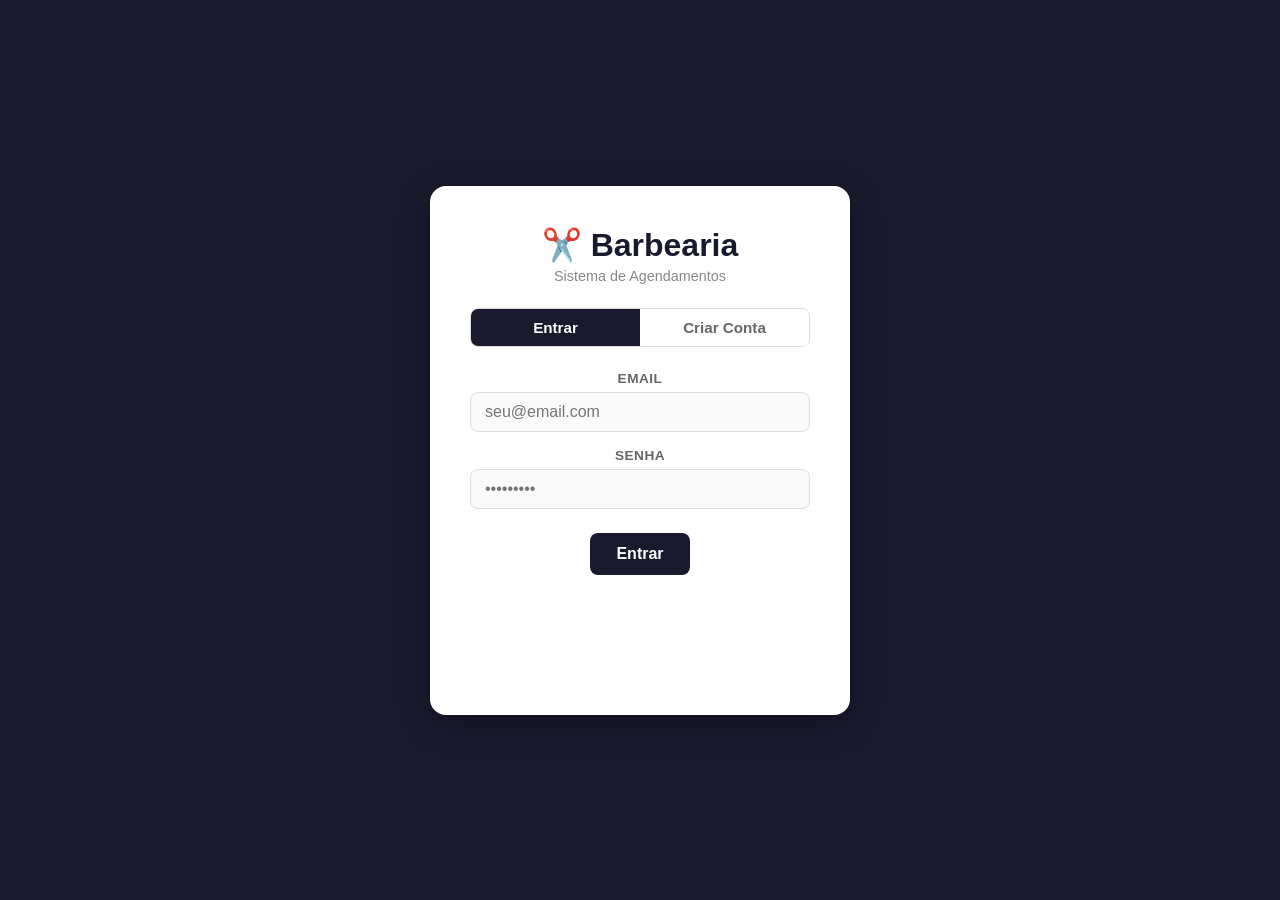
<file: frontend/index.html>
<!DOCTYPE html>
<html lang="en">
<head>
    <meta charset="UTF-8">
    <meta name="viewport" content="width=device-width, initial-scale=1.0">
    <title>Barbearia - Agendamentos</title>
    <link rel="stylesheet" href="style.css">
</head>
<body>
    
    
    <!-- Tela de Login/Registro -->
    <div id="tela-auth">
        <div class="auth-card">
            <h1>✂️ Barbearia</h1>
            <p>Sistema de Agendamentos</p>

            <!-- Abas -->
            <div style="display:flex; margin-bottom:24px; border-radius:8px; overflow:hidden; border:1px solid #ddd;">
                <button id="aba-login" onclick="mostrarAba('login')"
                    style="flex:1; padding:10px; background:#1a1a2e; color:white; border:none; cursor:pointer; font-size:0.95rem; font-weight:600; margin-top:0; border-radius:0;">
                    Entrar
                </button>
                <button id="aba-registro" onclick="mostrarAba('registro')"
                    style="flex:1; padding:10px; background:white; color:#666; border:none; cursor:pointer; font-size:0.95rem; font-weight:600; margin-top:0; border-radius:0;">
                    Criar Conta
                </button>
            </div>

             <!-- Formulário de Login -->
              <div id="form-login">
                <div class="campo">
                    <label>Email</label>
                    <input type="email" id="login-email" placeholder="seu@email.com">
                </div>
                <div class="campo">
                    <label>Senha</label>
                    <input type="password" id="login-senha" placeholder="•••••••••">
                </div>
                <button onclick="login()">Entrar</button>
              </div>

              <!-- Formulário de Registro -->
              <div id="form-registro" style="display: none;">

                <div class="campo">
                    <label>Nome</label>
                    <input type="text" id="reg-nome" placeholder="Seu nome completo">
                </div>

                <div class="campo">
                    <label>Telefone</label>
                    <input type="text" id="reg-telefone" placeholder="55999999999">
                </div>

                <div class="campo">
                    <label>Email</label>
                    <input type="email" id="reg-email" placeholder="seu@email.com">
                </div>

                <div class="campo">
                    <label>Senha</label>
                    <input type="password" id="reg-senha" placeholder="•••••••••">
                </div>
                <button onclick="registrar()">Criar Conta</button>
              </div>

              <p id="auth-erro"></p>
              <p id="auth-sucesso"></p>
        </div>
    </div>

    <!-- Área de Agendamentos -->
    <div id="area-agendamentos" style="display:none">

        <header>
            <h1>✂️ Barbearia</h1>
            <div style="display:flex; align-items:center; gap:16px;">
                <span id="nome-cliente" style="color:#a0a0b0; font-size:0.95rem;"></span>
                <button id="btn-logout" onclick="logout()" style="width:auto; padding:6px 16px; background:transparent; border:1px solid white; font-size:0.9rem; margin-top:0;">Sair</button>
            </div>
        </header>

        <main>
            <!-- Formulário de Agendamento -->
            <section class="card" id="secao-formulario">
                <h2>Novo Agendamento</h2>

                <div class="campo">
                    <label>Barbeiro</label>
                    <select id="barbeiro_id"></select>
                </div>

                <div class="campo">
                    <label>Data e Hora</label>
                    <input type="datetime-local" id="data_hora">
                </div>

                <button onclick="criarAgendamento()">Agendar</button>
                <p id="mensagem-feedback"></p>
            </section>

            <!-- Lista de Agendamentos -->
            <section class="card" id="secao-lista">
                <h2>Meus Agendamentos</h2>
                <div id="lista-agendamentos">
                    <p>Carregando...</p>
                </div>
            </section>
        </main>
    </div>

    <script src="app.js"></script>
</body>
</html>
</file>
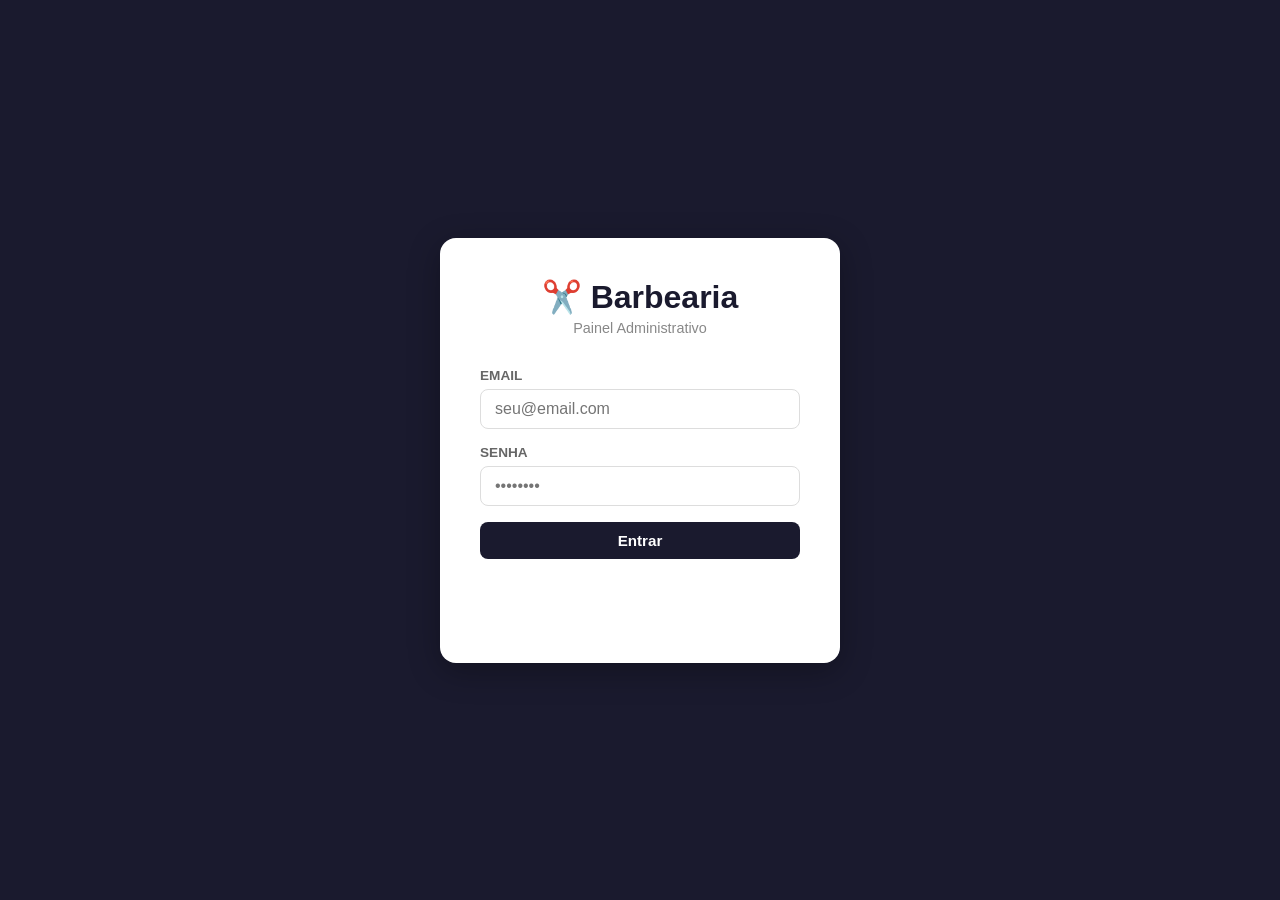
<file: frontend/admin.html>
<!DOCTYPE html>
<html lang="en">
<head>
    <meta charset="UTF-8">
    <meta name="viewport" content="width=device-width, initial-scale=1.0">
    <title>Barbearia - Painel Admin</title>
    <link rel="stylesheet" href="admin.css">
</head>
<body>
    <!-- Tela de Login -->
     <div id="tela-login" style="display:flex">

        <div class="login-card">

            <h1>✂️ Barbearia</h1>
            <p>Painel Administrativo</p>

            <div class="campo">
                <label>Email</label>
                <input type="email" id="login-email" placeholder="seu@email.com">
            </div>

            <div class="campo">
                <label>Senha</label>
                <input type="password" id="login-senha" placeholder="••••••••">
            </div>

            <button id="btn-login">Entrar</button>

            <p id="login-erro"></p>
        </div>
     </div>

     <!-- Painel Admin -->
     <div id="painel" style="display:none">

        <header>
            <h1>✂️ Barbearia - Admin</h1>
            <button id="btn-logout">
                Sair
            </button>
        </header>

        <main>

            <!-- Agendamentos do Dia -->
             <section class="card">
                <h2>📅 Agendamentos de Hoje</h2>
                <div id="lista-agendamentos-hoje"></div>
             </section>

             <!-- Gerenciar Barbeiros -->
              <section class="card">
                <h2>💈 Barbeiros</h2>

                <div class="form-inline">
                    <input type="text" id="barbeiro-nome" placeholder="Nome">
                    <input type="text" id="barbeiro-especialidade" placeholder="Especialidade">
                    <button id="btn-criar-barbeiro">Adicionar</button>
                </div>

                <div id="lista-barbeiros"></div>
              </section>

              <!-- Gerenciar Clientes -->
               <section class="card">
                    <h2>👤 Clientes</h2>

                    <div class="form-inline">
                        <input type="text" id="cliente-nome" placeholder="Nome">
                        <input type="text" id="cliente-telefone" placeholder="Telefone">
                        <button id="btn-criar-cliente">Adicionar</button>

                        <div id="lista-clientes"></div>
                    </div>
               </section>

        </main>

     </div>

     <script src="admin.js"></script>
</body>
</html>
</file>
<file: frontend/style.css>
* {
    margin: 0;
    padding: 0;
    box-sizing: border-box;
    font-family: 'Segoe UI', sans-serif;
}

body {
    background-color: #f0f2f5;
    color: #333;
}

header {
    background-color: #1a1a2e;
    color: white;
    text-align: center;
    padding: 24px;
}

header h1 {
    font-size: 2rem;
    margin-bottom: 4px;
}

header p {
    color: #a0a0b0;
    font-size: 0.9rem;
}

main {
    max-width: 800px;
    margin: 32px auto;
    padding: 0 16px;
    display: flex;
    flex-direction: column;
    gap: 24px;
}

.card {
    background-color: white;
    border-radius: 12px;
    padding: 24px;
    box-shadow: 0 2px 8px rgba(0,0,0,0.08);
}

.card h2 {
    font-size: 1.2rem;
    margin-bottom: 20px;
    color: #1a1a2e;
    border-bottom: 2px solid #f0f2f5;
    padding-bottom: 12px;
}

.campo {
    display: flex;
    flex-direction: column;
    margin-bottom: 16px;
}

.campo label {
    font-size: 0.85rem;
    font-weight: 600;
    color: #666;
    margin-bottom: 6px;
    text-transform: uppercase;
    letter-spacing: 0.5px;
}

.campo select,
.campo input {
    padding: 10px 14px;
    border: 1px solid #ddd;
    border-radius: 8px;
    font-size: 1rem;
    color: #333;
    background-color: #fafafa;
}

.campo select:focus,
.campo input:focus {
    outline: none;
    border-color: #1a1a2e;
    background-color: white;
}

button {
    width: 100px;
    padding: 12px;
    background-color: #1a1a2e;
    color: white;
    border: none;
    border-radius: 8px;
    font-size: 1rem;
    font-weight: 600;
    cursor: pointer;
    margin-top: 8px;
}

button:hover {
    background-color: #2d2d4e;
}

#mensagem-feedback {
    margin-top: 12px;
    padding: 10px 14px;
    border-radius: 8px;
    font-size: 0.9rem;
    display: none;
}

#mensagem-feedback.sucesso {
    background-color: #d4edda;
    color: #155724;
    display: block;
}

#mensagem-feedback.erro {
    background-color: #f8d7da;
    color: #721c24;
    display: block;
}

.agendamento-item {
    display: flex;
    justify-content: space-between;
    align-items: center;
    padding: 14px;
    border-radius: 8px;
    background-color: #f8f9fa;
    margin-bottom: 10px;
}

.agendamento-info p {
    font-size: 0.9rem;
    color: #666;
    margin-top: 4px;
}

.agendamento-info strong {
    color: #1a1a2e;
}

.status {
    padding: 4px 10px;
    border-radius: 20px;
    font-size: 0.8rem;
    font-weight: 600;
}

.status.confirmado {
    background-color: #f8d7da;
    color: #721c24;
}

.btn-cancelar {
    width: auto;
    padding: 6px 14px;
    background-color: #dc3545;
    font-size: 0.85rem;
    margin-top: 0;
    margin-left: 10px;
}

.btn-cancelar:hover {
    background-color: #c82333;
}

.vazio {
    text-align: center;
    color: #999;
    padding: 20px;
}

/* ─── AUTH ───────────────────────────────────────── */
#tela-auth {
    min-height: 100vh;
    display: flex;
    align-items: center;
    justify-content: center;
    background-color: #1a1a2e;
}

.auth-card {
    background: white;
    padding: 40px;
    border-radius: 16px;
    width: 100%;
    max-width: 420px;
    box-shadow: 0 8px 32px rgba(0,0,0,0.3);
    text-align: center;
}

.auth-card h1 {
    font-size: 2rem;
    color: #1a1a2e;
    margin-bottom: 4px;
}

.auth-card > p {
    color: #888;
    margin-bottom: 24px;
    font-size: 0.9rem;
}

/* ─── ABAS ───────────────────────────────────────── */
.abas {
    display: flex;
    margin-bottom: 24px;
    border-radius: 8px;
    overflow: hidden;
    border: 1px solid #ddd;
}

.abas button {
    flex: 1;
    padding: 10px;
    background: white !important;
    color: #666 !important;
    border: none;
    cursor: pointer;
    font-size: 0.95rem;
    font-weight: 600;
    width: auto;
    margin-top: 0;
    border-radius: 0;
}

.abas button.ativa {
    background-color: #1a1a2e !important;
    color: white !important;
}

/* ─── MENSAGENS AUTH ─────────────────────────────── */
#auth-erro {
    color: #dc3545;
    font-size: 0.85rem;
    margin-top: 12px;
    min-height: 20px;
}

#auth-sucesso {
    color: #28a745;
    font-size: 0.85rem;
    margin-top: 12px;
    min-height: 20px;
}
</file>
<file: frontend/admin.css>
* {
    margin: 0;
    padding: 0;
    box-sizing: border-box;
    font-family: 'Segoe UI', sans-serif;
}

body {
    background-color: #f0f2f5;
    color: #333;
}

.escondido {
    display: none;
}


/* Login */
#tela-login {
    min-height: 100vh;
    display: flex;
    align-items: center;
    justify-content: center;
    background-color: #1a1a2e;
}

.login-card {
    background: white;
    padding: 40px;
    border-radius: 16px;
    width: 100%;
    max-width: 400px;
    text-align: center;
    box-shadow: 0 8px 32px rgba(0,0,0,0.3);
}

.login-card h1 {
    font-size: 2rem;
    color: #1a1a2e;
    margin-bottom: 4px;
}

.login-card p {
    color: #888;
    margin-bottom: 32px;
    font-size: 0.9rem;
}

#login-erro {
    color: #dc3545;
    font-size: 0.85rem;
    margin-top: 12px;
    min-height: 20px;
}



/* HEADER */
header {
    background-color: #1a1a2e;
    color: white;
    padding: 16px;
    display: flex;
    justify-content: space-between;
    align-items: center;
}

header h1 {
    font-size: 1.3rem;
}

#btn-logout {
    background-color: transparent;
    border: 1px solid white;
    color: white;
    padding: 6px 16px;
    border-radius: 8px;
    cursor: pointer;
    font-size: 0.9rem;
    width: auto;
}

#btn-logout:hover {
    background-color: rgba(255,255,255,0.1);
}



/* MAIN */
main {
    max-width: 900px;
    margin: 32px auto;
    padding: 0 16px;
    display: flex;
    flex-direction: column;
    gap: 24px;
}

.card {
    background: white;
    border-radius: 12px;
    padding: 24px;
    box-shadow: 0 2px 8px rgba(0, 0, 0,0.08);
}

.card h2 {
    font-size: 1.1rem;
    margin-bottom: 20px;
    color: #1a1a2e;
    border-bottom: 2px solid #f0f2f5;
    padding-bottom: 12px;
}

/* CAMPOS */
.campo {
    display: flex;
    flex-direction: column;
    margin-bottom: 16px;
    text-align: left;
}

.campo label {
    font-size: 0.85rem;
    font-weight: 600;
    color: #666;
    margin-bottom: 6px;
    text-transform: uppercase;
}

.campo input {
    padding: 10px 14px;
    border: 1px solid #ddd;
    border-radius: 8px;
    font-size: 1rem;
}

.form-inline {
    display: flex;
    gap: 10px;
    margin-bottom: 16px;
    flex-wrap: wrap;
}

.form-inline input {
    flex: 1;
    padding: 10px 14px;
    border: 1px solid #ddd;
    border-radius: 8px;
    font-size: 0.95rem;
    min-width: 150px;
}

/* BOTÕES */
button {
    padding: 10px 20px;
    background-color: #1a1a2e;
    color: white;
    border: none;
    border-radius: 8px;
    font-size: 0.95rem;
    font-weight: 600;
    cursor: pointer;
    width: 100%;
}

button:hover {
    background-color: #2d2d4e;
}

.form-inline button {
    width: auto;
    white-space: nowrap;
}

.btn-deletar {
    background-color: #dc3545;
    width: auto;
    padding: 6px 12px;
    font-size: 0.8rem;
}

.btn-deletar:hover {
    background-color: #c82333;
}

/* LISTAS */
.item-lista {
    display: flex;
    justify-content: space-between;
    align-items: center;
    padding: 12px 14px;
    background-color: #f8f9fa;
    border-radius: 8px;
    margin-bottom: 8px;
}

.item-lista strong {
    color: #1a1a2e;
}

.item-lista p {
    font-size: 0.85rem;
    color: #666;
    margin-top: 2px;
}

.status {
    padding: 4px 10px;
    border-radius: 20px;
    font-size: 0.8rem;
    font-weight: 600;
}

.status.confirmado {
    background-color: #d4edda;
    color: #155724;
}

.status.cancelado {
    background-color: #f8d7da;
    color: #721c24;
}

.vazio {
    text-align: center;
    color: #999;
    padding: 20px;
    font-size: 0.9rem;
}
</file>
